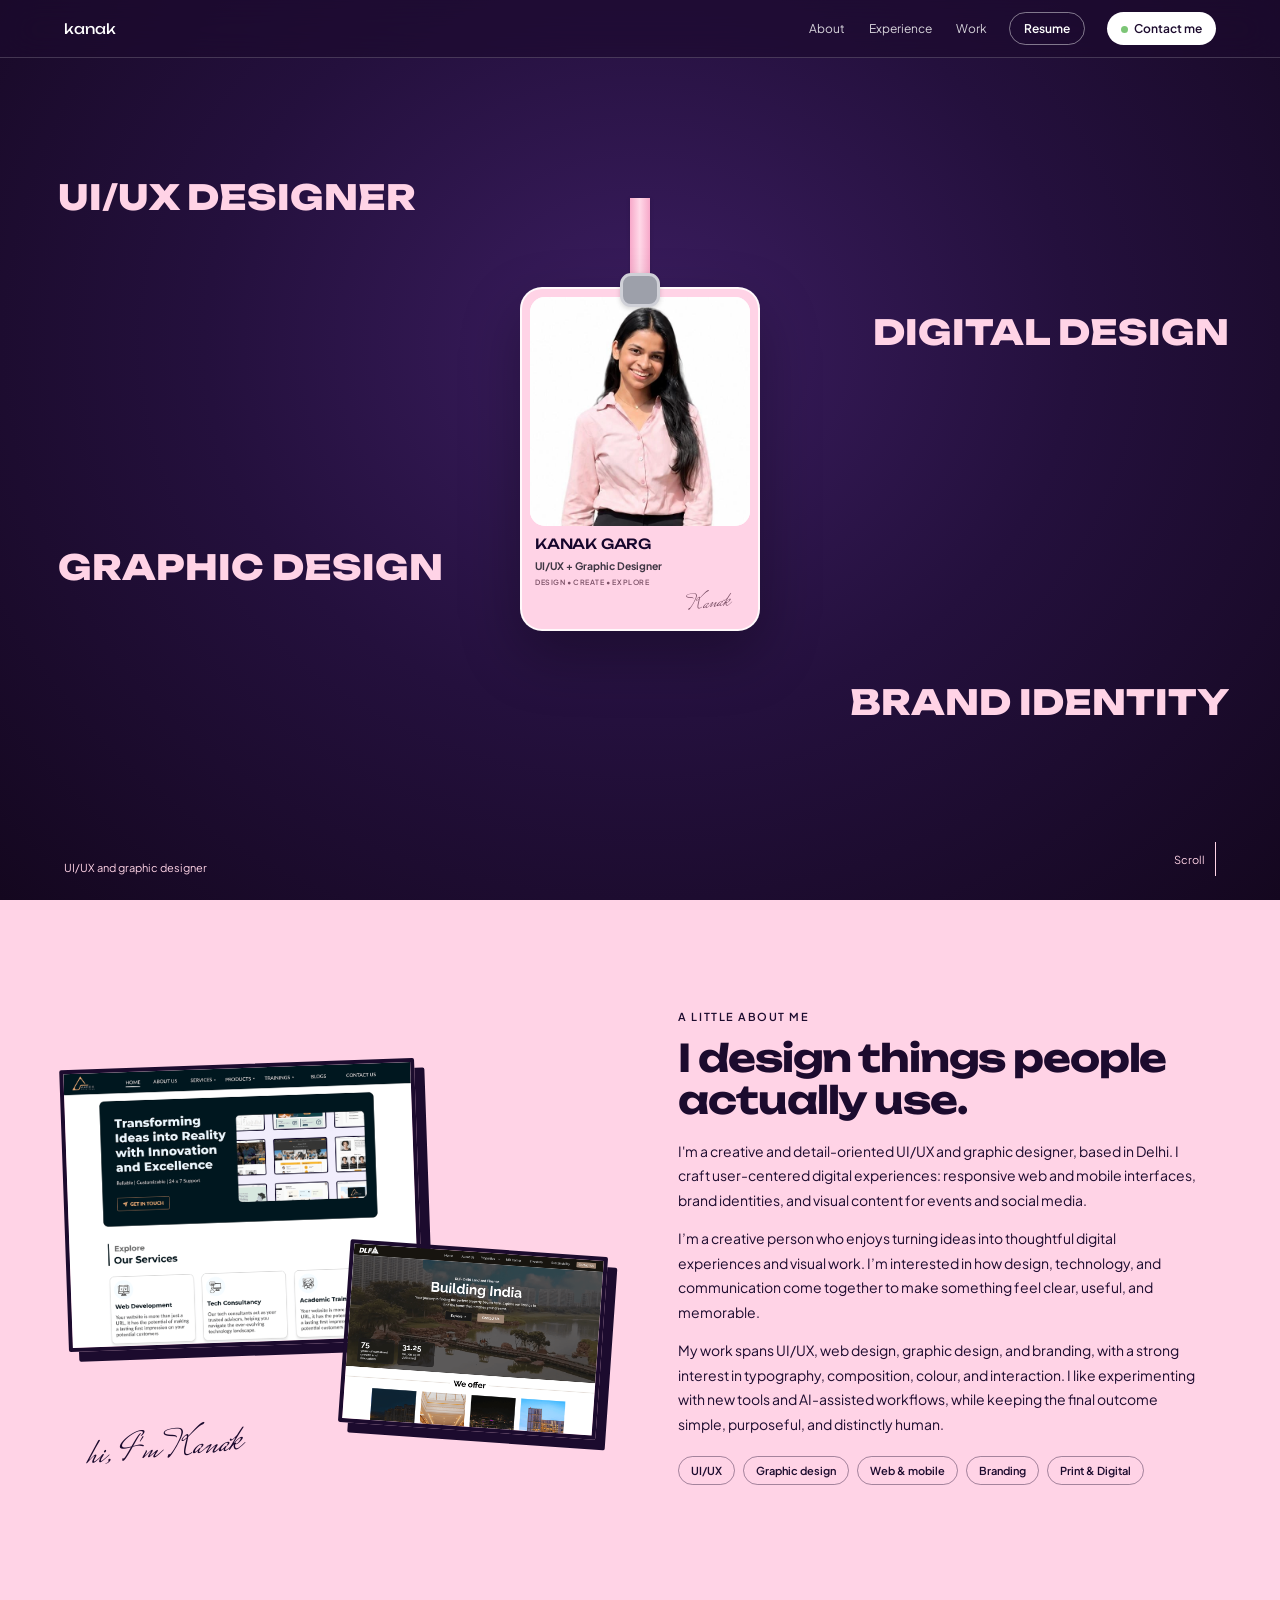
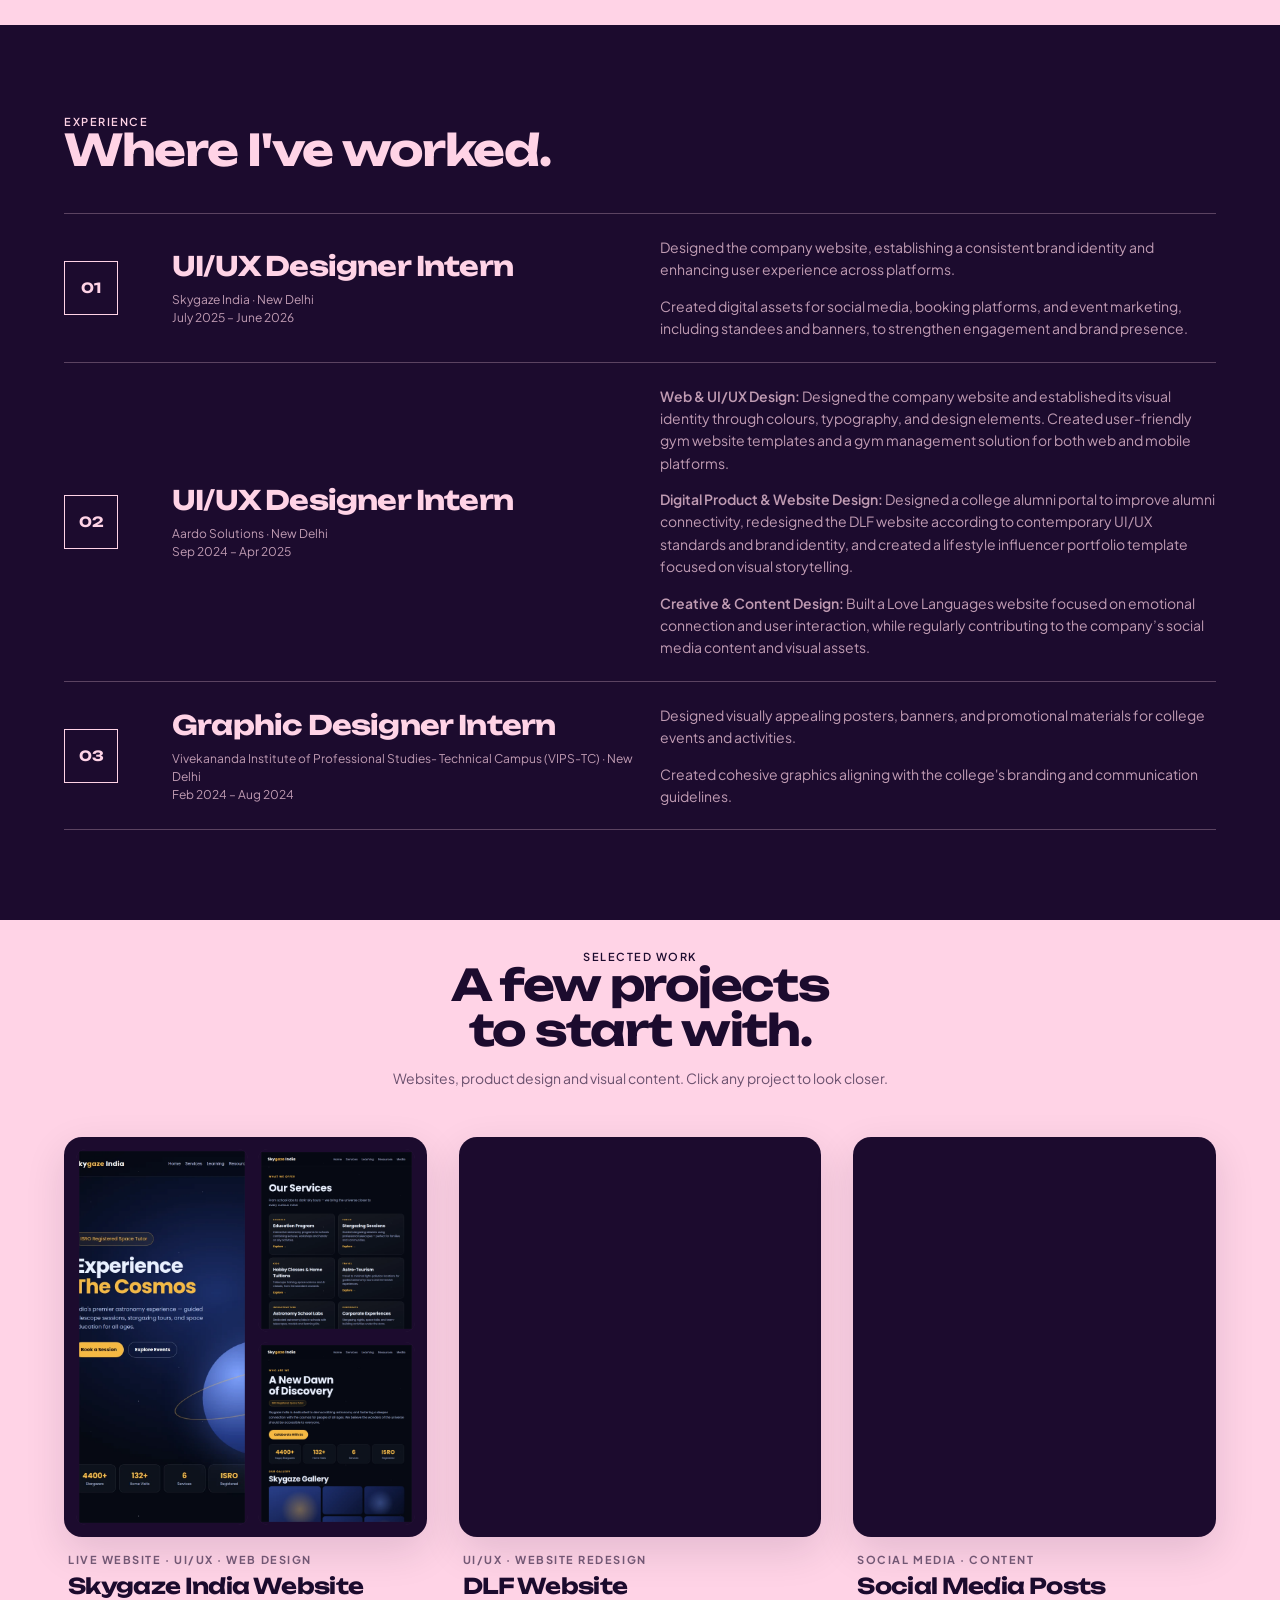
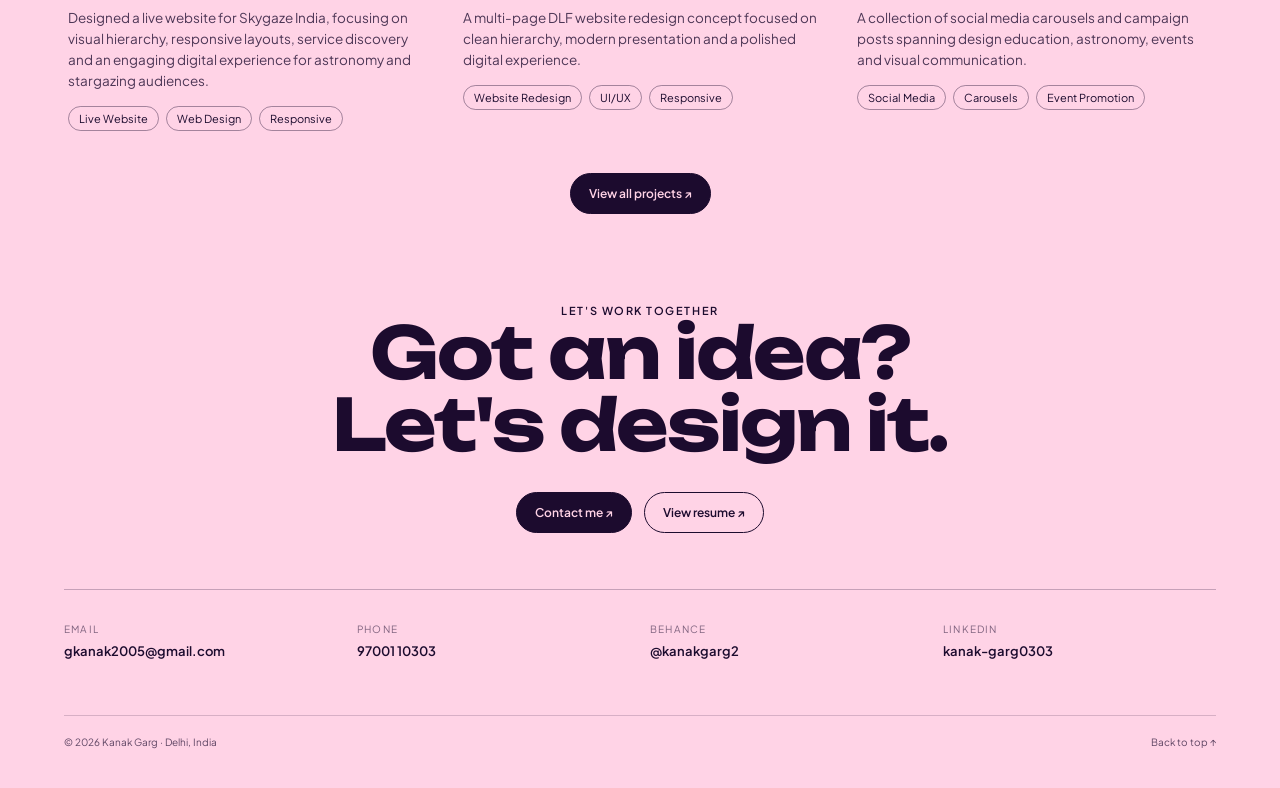
<file: index.html>
<!doctype html>
<html lang="en">
<head>
<meta charset="utf-8">
<meta name="viewport" content="width=device-width, initial-scale=1">
<meta name="description" content="Kanak Garg — UI/UX and graphic designer based in Delhi, India.">
<title>Kanak Garg — UI/UX &amp; Graphic Designer</title>
<link rel="stylesheet" href="style.css">
</head>

<body>

<header class="site-nav" id="nav" aria-label="Primary navigation">

  <a class="logo" href="#intro">
    kanak
  </a>

  <nav class="nav-links">
    <a href="#about">About</a>
    <a href="#experience">Experience</a>
    <a href="#work">Work</a>
  </nav>

  <a class="nav-resume" href="resume.html">
    Resume
  </a>

  <a
    class="nav-contact"
    href="https://wa.me/919700110303?text=Hi%20Kanak%2C%20I%27d%20like%20to%20talk%20about%20a%20project."
    target="_blank"
    rel="noopener noreferrer"
  >
    <span class="dot"></span>Contact me
  </a>

</header>


<main>

<!-- ================= HERO ================= -->

<section id="intro" class="section purple hero">

  <div class="hero-words" aria-hidden="true">

    <div class="hero-word">
      <span class="word">UI/UX DESIGNER</span>
    </div>

    <div class="hero-word">
      <span class="word">DIGITAL DESIGN</span>
    </div>

    <div class="hero-word">
      <span class="word">GRAPHIC DESIGN</span>
    </div>

    <div class="hero-word">
      <span class="word">BRAND IDENTITY</span>
    </div>

  </div>


  <!-- ID CARD -->

  <div
    class="badge-wrap"
    id="badge"
    role="button"
    tabindex="0"
    aria-label="Flip Kanak's identity card"
  >

    <div class="badge" id="badgeInner">


      <!-- ================= FRONT ================= -->

      <article class="face front">

        <div class="photo-frame">

          <img
            class="photo"
            src="images/portrait.webp"
            alt="Portrait of Kanak Garg"
          >

        </div>


        <div class="front-info">

          <div class="card-title">
            KANAK GARG
          </div>

          <div class="card-sub">
            UI/UX + Graphic Designer
          </div>

          <div class="card-extra">
            Design • Create • Explore
          </div>

          <div
            class="front-signature"
            aria-label="Kanak signature"
          >
            Kanak
          </div>

        </div>

      </article>


      <!-- ================= BACK ================= -->

      <article class="face back">

        <div class="back-head">

          <h3>
            ABOUT
          </h3>

        </div>


        <div class="back-details">

          <div class="back-row">

            <strong>
              UI/UX
            </strong>

            <span>Web &amp; mobile interfaces, wireframes &amp; prototypes</span>

          </div>


          <div class="back-row">

            <strong>
              GRAPHIC
            </strong>

            <span>Social media creatives, posters &amp; presentations</span>

          </div>


          <div class="back-row">

            <strong>
              BRAND
            </strong>

            <span>Visual identity, typography &amp; brand systems</span>

          </div>

            <div class="back-row">
            <strong>TOOLS</strong>
            <span>
              Figma, Framer, Midjourney, Webflow, Canva, AI tools
            </span>
          </div>

        </div>


        <div class="back-footer">

          <div class="hand">
            Designing meaningful digital experiences.
          </div>

          <a
            class="resume-card-btn"
            href="resume.html"
          >
            VIEW RESUME
          </a>

        </div>

      </article>

    </div>

  </div>


  <div class="hero-footer">

    <div class="type-text" id="typeText">
      UI/UX and graphic designer
    </div>

    <div class="scroll">
      Scroll
      <span class="scroll-line"></span>
    </div>

  </div>

</section>


<!-- ================= ABOUT ================= -->

<section id="about" class="section pink">

  <div class="about-grid reveal">

    <div class="collage">

      <img
        class="sofa"
        src="images/about-1.png"
        alt=""
      >

      <img
        class="workspace"
        src="images/about-2.png"
        alt=""
      >

      <div class="note">
        hi, I'm Kanak
      </div>

    </div>


    <div class="about-copy">

      <div class="eyebrow">
        A little about me
      </div>

      <h2 id="aboutHeading">
        I design things people actually use.
      </h2>

      <p>
        I'm a creative and detail-oriented UI/UX and graphic designer,
        based in Delhi. I craft user-centered digital experiences:
        responsive web and mobile interfaces, brand identities,
        and visual content for events and social media.
      </p>

      <p>
        I’m a creative person who enjoys turning ideas into thoughtful digital experiences and visual work.
        I’m interested in how design, technology, and communication come together to make something feel clear, useful, and memorable.
        </p><p>My work spans UI/UX, web design, graphic design, and branding, with a strong interest in typography, composition, colour, and interaction. I like experimenting with new tools and AI-assisted workflows, while keeping the final outcome simple, purposeful, and distinctly human.
      </p>

      <div class="chips">
        <span class="chip">UI/UX</span>
        <span class="chip">Graphic design</span>
        <span class="chip">Web &amp; mobile</span>
        <span class="chip">Branding</span>
        <span class="chip">Print & Digital</span>
      </div>

    </div>

  </div>

</section>


<!-- ================= EXPERIENCE ================= -->

<section id="experience" class="section purple">

  <div class="reveal">

    <div class="eyebrow">
      Experience
    </div>

    <h2 class="section-title">
      Where I've worked.
    </h2>

  </div>


  <div class="service-list">

    <div class="service-row reveal left">

      <div class="icon-tile">
        01
      </div>

      <div>

        <h3>
          UI/UX Designer Intern
        </h3>

        <div class="exp-meta">
          Skygaze India · New Delhi<br>
          July 2025 – June 2026
        </div>

      </div>

      <div class="exp-description">

        <p>
          Designed the company website, establishing a consistent brand identity and enhancing user experience across platforms.
        </p>

        <p>
          Created digital assets for social media, booking platforms, and event marketing, including standees and banners, to strengthen engagement and brand presence.
        </p>

      </div>

    </div>


    <div class="service-row reveal right">

      <div class="icon-tile">
        02
      </div>

      <div>

        <h3>
          UI/UX Designer Intern
        </h3>

        <div class="exp-meta">
          Aardo Solutions · New Delhi<br>
          Sep 2024 – Apr 2025
        </div>

      </div>

      <div class="exp-description">

        <p>
          <strong>Web &amp; UI/UX Design:</strong>
          Designed the company website and established its visual identity through colours, typography, and design elements. Created user-friendly gym website templates and a gym management solution for both web and mobile platforms.
        </p>

        <p>
          <strong>Digital Product &amp; Website Design:</strong>
          Designed a college alumni portal to improve alumni connectivity, redesigned the DLF website according to contemporary UI/UX standards and brand identity, and created a lifestyle influencer portfolio template focused on visual storytelling.
        </p>

        <p>
          <strong>Creative &amp; Content Design:</strong>
          Built a Love Languages website focused on emotional connection and user interaction, while regularly contributing to the company’s social media content and visual assets.
        </p>

      </div>

    </div>

    <div class="service-row reveal left">

      <div class="icon-tile">
        03
      </div>

      <div>

        <h3>
          Graphic Designer Intern
        </h3>

        <div class="exp-meta">
          Vivekananda Institute of Professional Studies- Technical Campus (VIPS-TC) · New Delhi<br>
          Feb 2024 – Aug 2024
        </div>

      </div>

      <div class="exp-description">

        <p>
          Designed visually appealing posters, banners, and promotional materials for college events and activities.
        </p>

        <p>
          Created cohesive graphics aligning with the college's branding and communication guidelines.
        </p>

      </div>

    </div>

  </div>

</section>


<!-- ================= WORK ================= -->

<section
  id="work"
  class="section pink"
  style="padding-bottom:0"
>

  <div class="work-head reveal">

    <div class="eyebrow">
      Selected work
    </div>

    <h2 class="section-title">
      A few projects<br>
      to start with.
    </h2>

    <p>
      Websites, product design and visual content. Click any project to look closer.
    </p>

  </div>


  <div class="grid" id="homeWorkGrid"><!-- injected by script.js --></div>


  <div class="work-cta">
    <a
      class="btn solid magnetic"
      href="projects.html"
    >
      View all projects ↗
    </a>
  </div>

</section>


<!-- ================= CONTACT ================= -->

<section id="contact" class="section pink contact">

  <div class="reveal">

    <div class="eyebrow">
      Let's work together
    </div>

    <h2>
      Got an idea?<br>
      Let's design it.
    </h2>

  </div>


  <div class="btns">

    <a
      class="btn solid magnetic"
      href="https://wa.me/919700110303?text=Hi%20Kanak%2C%20I%27d%20like%20to%20talk%20about%20a%20project."
      target="_blank"
      rel="noopener">
      Contact me ↗
    </a>

    <a
      class="btn magnetic"
      href="resume.html"
    >
      View resume ↗
    </a>

  </div>


  <div class="contact-grid">

    <div class="contact-item">

      <small>
        Email
      </small>

      <a
        href="https://mail.google.com/mail/?view=cm&fs=1&to=gkanak2005@gmail.com"
        target="_blank"
        rel="noopener"
      >
        gkanak2005@gmail.com
      </a>

    </div>


    <div class="contact-item">

      <small>
        Phone
      </small>

      <a href="tel:+919700110303">
        97001 10303
      </a>

    </div>


    <div class="contact-item">

      <small>
        Behance
      </small>

      <a
        href="https://www.behance.net/kanakgarg2"
        target="_blank"
        rel="noopener"
      >
        @kanakgarg2
      </a>

    </div>


    <div class="contact-item">

      <small>
        LinkedIn
      </small>

      <a
        href="https://www.linkedin.com/in/kanak-garg0303"
        target="_blank"
        rel="noopener"
      >
        kanak-garg0303
      </a>

    </div>

  </div>


  <div class="footer">

    <span>
      © 2026 Kanak Garg · Delhi, India
    </span>

    <a href="#intro">
      Back to top ↑
    </a>

  </div>

</section>

</main>


<a
  class="wa"
  id="wa"
  href="https://wa.me/919700110303?text=Hi%20Kanak%2C%20I%27d%20like%20to%20talk%20about%20a%20project."
  target="_blank"
  rel="noopener"
  aria-label="Chat with Kanak on WhatsApp"
>
  <svg viewBox="0 0 24 24" aria-hidden="true">
    <path d="M20.52 3.48A11.83 11.83 0 0 0 12.08 0C5.55 0 .23 5.32.23 11.85c0 2.09.55 4.13 1.59 5.92L.13 24l6.37-1.67a11.84 11.84 0 0 0 5.57 1.39h.01c6.53 0 11.85-5.32 11.85-11.85 0-3.17-1.23-6.14-3.41-8.39ZM12.08 21.7h-.01a9.84 9.84 0 0 1-5.02-1.37l-.36-.21-3.78.99 1.01-3.68-.23-.38a9.83 9.83 0 0 1-1.51-5.2c0-5.43 4.42-9.85 9.86-9.85 2.63 0 5.1 1.03 6.96 2.89a9.79 9.79 0 0 1 2.89 6.97c0 5.43-4.42 9.85-9.86 9.85Zm5.4-7.38c-.3-.15-1.76-.87-2.03-.97-.27-.1-.47-.15-.67.15-.2.3-.77.97-.94 1.17-.17.2-.35.22-.65.07-.3-.15-1.26-.46-2.4-1.48-.89-.79-1.48-1.76-1.65-2.06-.17-.3-.02-.46.13-.61.13-.13.3-.35.45-.52.15-.17.2-.3.3-.5.1-.2.05-.37-.02-.52-.07-.15-.67-1.61-.92-2.2-.24-.58-.49-.5-.67-.51h-.57c-.2 0-.52.07-.79.37-.27.3-1.04 1.02-1.04 2.49s1.07 2.89 1.22 3.09c.15.2 2.1 3.21 5.09 4.5.71.31 1.26.49 1.69.63.71.23 1.36.2 1.87.12.57-.08 1.76-.72 2.01-1.42.25-.7.25-1.3.17-1.42-.07-.12-.27-.2-.57-.35Z"/>
  </svg>
</a>


<script src="script.js"></script>

</body>
</html>
</file>
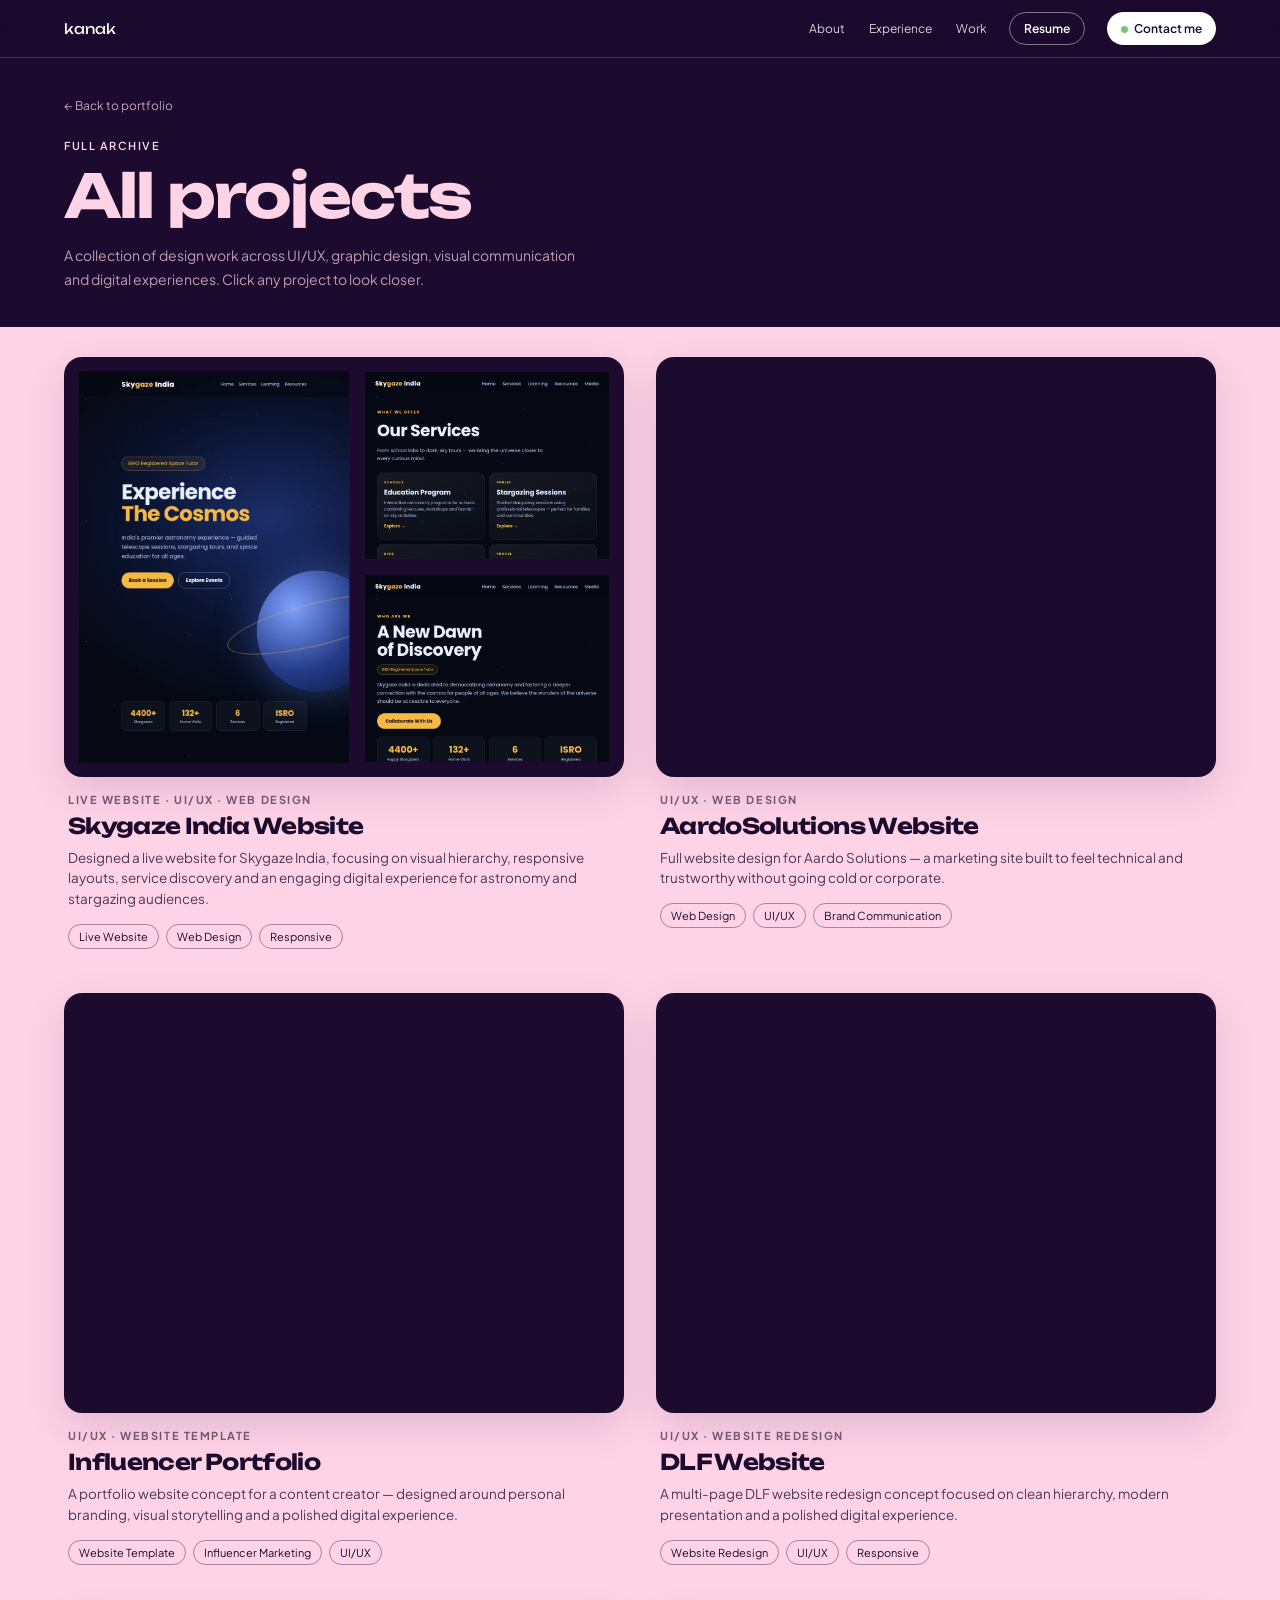
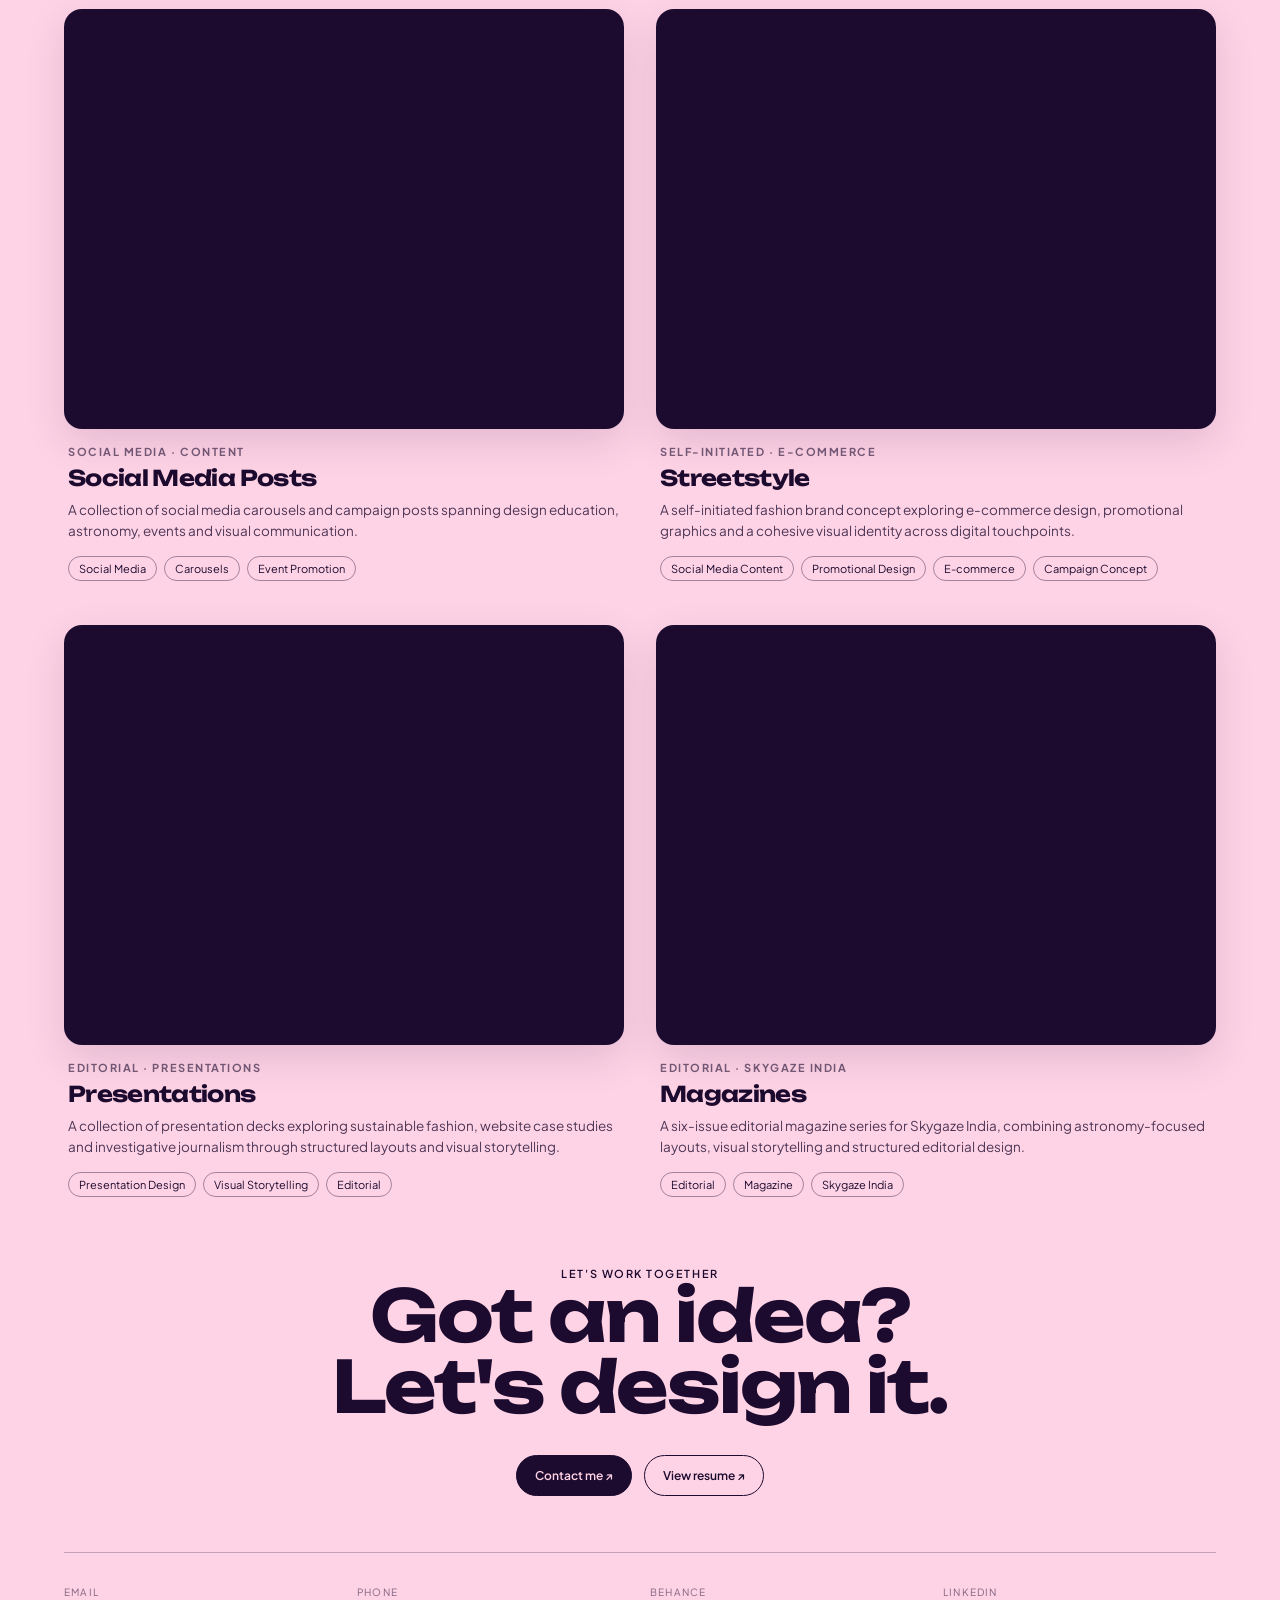
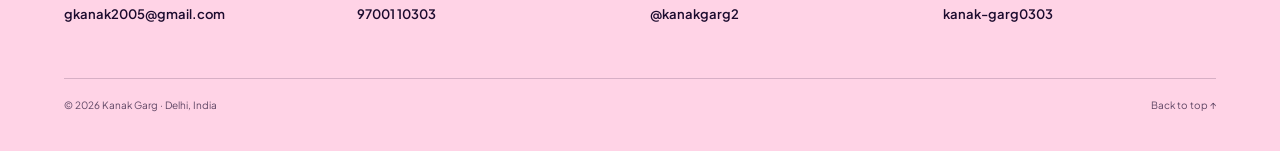
<file: projects.html>
<!doctype html>
<html lang="en">
<head>
<meta charset="utf-8">
<meta name="viewport" content="width=device-width, initial-scale=1">
<meta name="description" content="Every project by Kanak Garg — UI/UX, web design and graphic design.">
<title>All projects — Kanak Garg</title>
<link rel="stylesheet" href="style.css">
</head>
<body id="top">
<header class="site-nav" id="nav" aria-label="Primary navigation">
  <a class="logo" href="index.html#intro">kanak</a>
  <nav class="nav-links">
    <a href="index.html#about">About</a><a href="index.html#experience">Experience</a><a href="index.html#work">Work</a>
  </nav>
  <a class="nav-resume" href="resume.html">Resume</a>
  <a class="nav-contact" href="https://wa.me/919700110303?text=Hi%20Kanak%2C%20I%27d%20like%20to%20talk%20about%20a%20project." target="_blank" rel="noopener noreferrer"><span class="dot"></span>Contact me</a>
</header>

<main>
<section class="section purple page-head">
  <a class="back-link" href="index.html#work">← Back to portfolio</a>
  <div class="eyebrow">Full archive</div>
  <h1>All projects</h1>
  <p>A collection of design work across UI/UX, graphic design, visual communication and digital experiences. Click any project to look closer.</p>
</section>

<section class="section pink">

  <div class="grid" id="projectsGrid"><!-- injected by script.js --></div>
</section>

<section id="contact" class="section pink contact">
  <div class="reveal">
    <div class="eyebrow">Let's work together</div>
    <h2>Got an idea?<br>Let's design it.</h2>
  </div>
  <div class="btns">
    <a class="btn solid magnetic" href="https://wa.me/919700110303?text=Hi%20Kanak%2C%20I%27d%20like%20to%20talk%20about%20a%20project." target="_blank" rel="noopener noreferrer">Contact me ↗</a>
    <a class="btn magnetic" href="resume.html">View resume ↗</a>
  </div>
  <div class="contact-grid">
    <div class="contact-item"><small>Email</small><a href="https://mail.google.com/mail/?view=cm&amp;fs=1&amp;to=gkanak2005@gmail.com" target="_blank" rel="noopener noreferrer">gkanak2005@gmail.com</a></div>
    <div class="contact-item"><small>Phone</small><a href="tel:+919700110303">97001 10303</a></div>
    <div class="contact-item"><small>Behance</small><a href="https://www.behance.net/kanakgarg2" target="_blank" rel="noopener">@kanakgarg2</a></div>
    <div class="contact-item"><small>LinkedIn</small><a href="https://www.linkedin.com/in/kanak-garg0303" target="_blank" rel="noopener">kanak-garg0303</a></div>
  </div>
  <div class="footer"><span>© 2026 Kanak Garg · Delhi, India</span><a href="#top" id="backToTop">Back to top ↑</a></div>
</section>
</main>

<a class="wa" id="wa" href="https://wa.me/919700110303?text=Hi%20Kanak%2C%20I%27d%20like%20to%20talk%20about%20a%20project." target="_blank" rel="noopener noreferrer" aria-label="Chat with Kanak on WhatsApp">
  <svg viewBox="0 0 24 24" aria-hidden="true"><path d="M20.52 3.48A11.82 11.82 0 0 0 12.06 0C5.53 0 .22 5.31.22 11.84c0 2.09.55 4.13 1.6 5.92L.12 24l6.39-1.67a11.82 11.82 0 0 0 5.55 1.39h.01c6.52 0 11.83-5.31 11.83-11.84 0-3.16-1.23-6.13-3.38-8.4ZM12.07 21.7h-.01a9.83 9.83 0 0 1-5.01-1.37l-.36-.21-3.79.99 1.01-3.69-.23-.38a9.83 9.83 0 1 1 8.39 4.66Zm5.4-7.38c-.3-.15-1.77-.87-2.04-.97-.27-.1-.47-.15-.67.15-.2.3-.77.97-.94 1.17-.17.2-.35.22-.65.07-.3-.15-1.27-.47-2.42-1.49-.89-.79-1.49-1.76-1.66-2.06-.17-.3-.02-.46.13-.61.14-.14.3-.35.45-.52.15-.17.2-.3.3-.5.1-.2.05-.37-.02-.52-.07-.15-.67-1.62-.92-2.22-.24-.58-.49-.5-.67-.51h-.57c-.2 0-.52.07-.79.37-.27.3-1.04 1.02-1.04 2.49s1.07 2.89 1.22 3.09c.15.2 2.1 3.2 5.09 4.49.71.31 1.27.5 1.7.64.72.23 1.38.2 1.9.12.58-.09 1.77-.72 2.02-1.42.25-.7.25-1.3.17-1.42-.07-.12-.27-.2-.57-.35Z"/></svg>
</a>
<script src="script.js"></script>
</body>
</html>
</file>
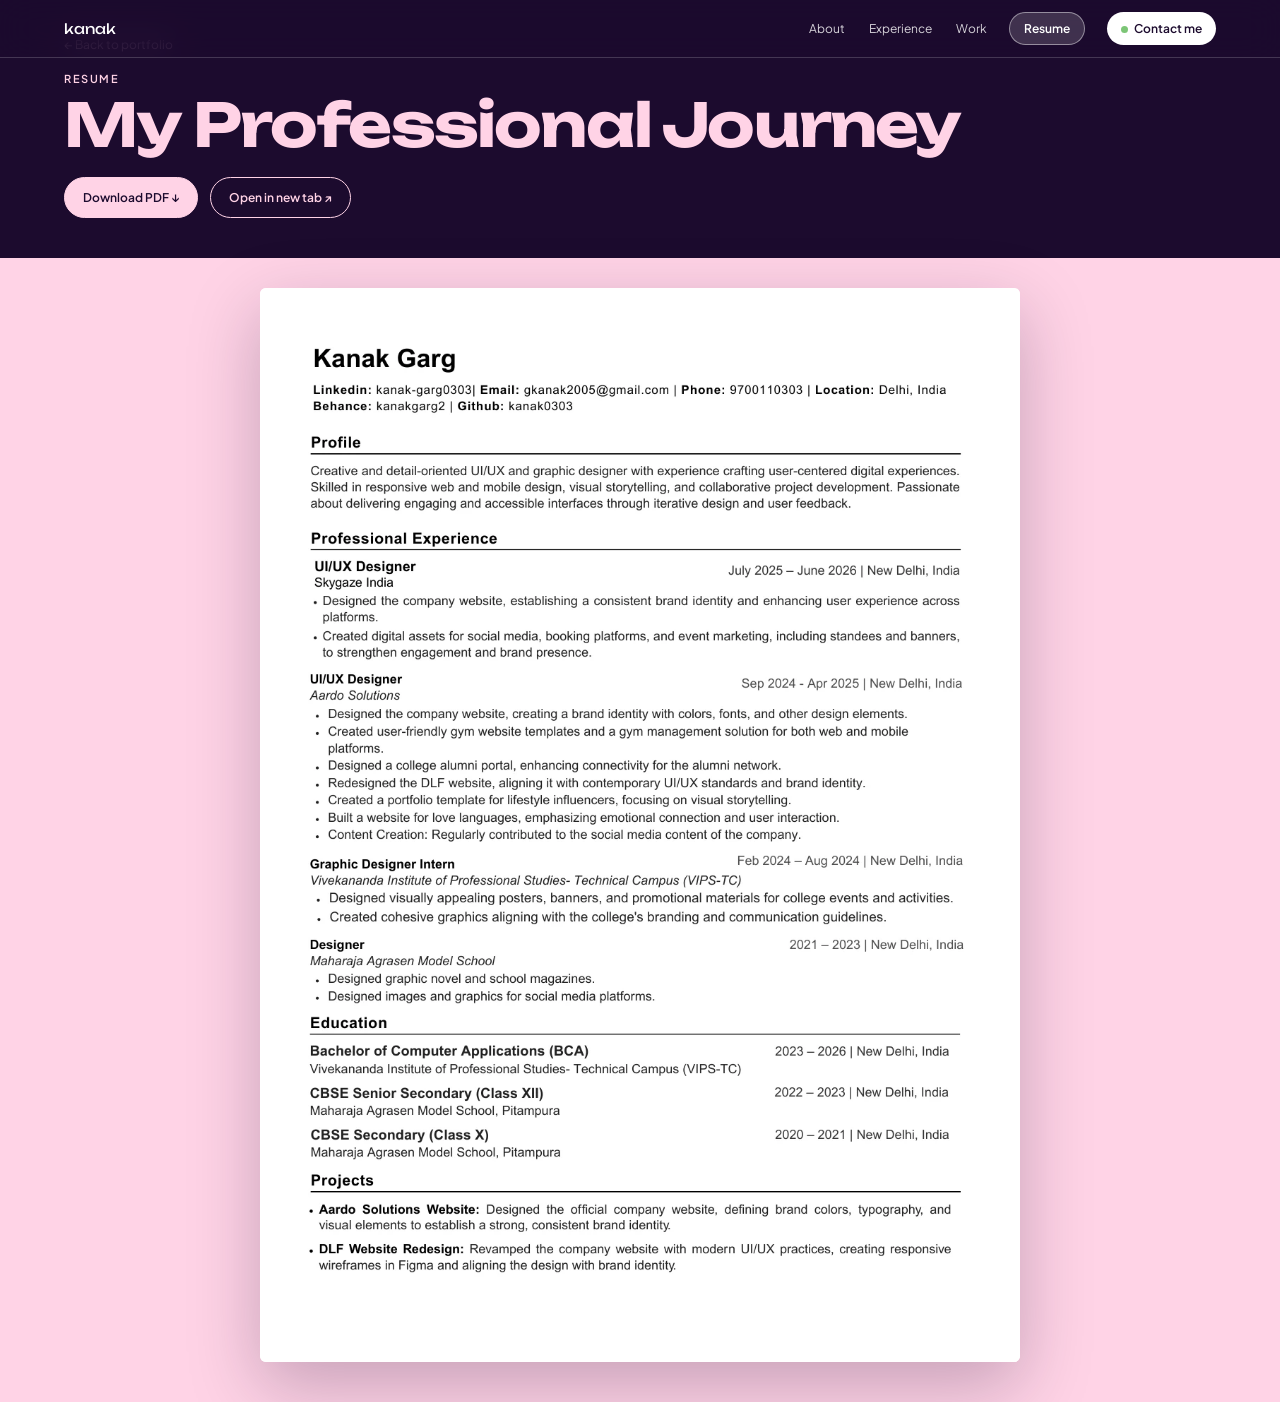
<file: resume.html>
<!doctype html>
<html lang="en">
<head>
<meta charset="utf-8">
<meta name="viewport" content="width=device-width, initial-scale=1">
<meta name="description" content="Kanak Garg's resume — view online or download the PDF.">
<title>Resume — Kanak Garg</title>
<link rel="stylesheet" href="style.css">
</head>
<body>
<header class="site-nav" id="nav" aria-label="Primary navigation">
  <a class="logo" href="index.html#intro">kanak</a>
  <nav class="nav-links">
    <a href="index.html#about">About</a><a href="index.html#experience">Experience</a><a href="index.html#work">Work</a>
  </nav>
  <a class="nav-resume" href="resume.html" aria-current="page">Resume</a>
  <a
    class="nav-contact"
    href="https://wa.me/919700110303?text=Hi%20Kanak%2C%20I%27d%20like%20to%20talk%20about%20a%20project."
    target="_blank"
    rel="noopener noreferrer"
  >
    <span class="dot"></span>Contact me
  </a>
</header>

<main>
<section class="section purple page-head resume-head">
  <a class="back-link" href="index.html">← Back to portfolio</a>

  <div class="eyebrow">Resume</div>

  <h1>My Professional Journey</h1>

  <div class="resume-actions">
    <a class="btn light solid"
       href="resume/KanakGarg_Resume.pdf"
       download="KanakGarg_Resume.pdf">
      Download PDF ↓
    </a>

    <a class="btn light"
       href="resume/KanakGarg_Resume.pdf"
       target="_blank"
       rel="noopener">
      Open in new tab ↗
    </a>
  </div>
</section>
<section class="section pink">
  <div class="resume-sheet reveal">
    <img src="images/resume-preview.webp" alt="Kanak Garg's resume, one page" width="1076" height="1521">
  </div>

  <div class="resume-foot">
    <a class="btn solid" href="resume/KanakGarg_Resume.pdf" download="KanakGarg_Resume.pdf">Download PDF ↓</a>
    <a class="btn" href="mailto:gkanak2005@gmail.com?subject=Project%20enquiry">Contact me ↗</a>
  </div>
</section>
</main>

<a
  class="wa"
  id="wa"
  href="https://wa.me/919700110303?text=Hi%20Kanak%2C%20I%27d%20like%20to%20talk%20about%20a%20project."
  target="_blank"
  rel="noopener noreferrer"
  aria-label="Chat with Kanak on WhatsApp"
>
  <svg viewBox="0 0 24 24" aria-hidden="true">
    <path
      fill="currentColor"
      d="M20.52 3.48A11.8 11.8 0 0 0 12.08 0C5.56 0 .25 5.31.25 11.84c0 2.09.55 4.13 1.59 5.93L.15 24l6.38-1.67a11.82 11.82 0 0 0 5.55 1.4h.01c6.52 0 11.83-5.31 11.83-11.84 0-3.16-1.23-6.13-3.4-8.41ZM12.09 21.7h-.01a9.83 9.83 0 0 1-5.01-1.37l-.36-.21-3.79.99 1.01-3.69-.23-.38a9.83 9.83 0 0 1-1.51-5.2C2.19 6.4 6.61 1.98 12.09 1.98c2.65 0 5.14 1.03 7.01 2.9a9.85 9.85 0 0 1 2.9 7.01c0 5.48-4.42 9.81-9.91 9.81Zm5.4-7.36c-.3-.15-1.77-.87-2.04-.97-.27-.1-.47-.15-.67.15-.2.3-.77.97-.94 1.17-.17.2-.35.22-.65.07-.3-.15-1.27-.47-2.42-1.49-.9-.8-1.5-1.79-1.67-2.09-.17-.3-.02-.46.13-.61.13-.13.3-.35.45-.52.15-.17.2-.3.3-.5.1-.2.05-.37-.02-.52-.07-.15-.67-1.62-.92-2.22-.24-.58-.49-.5-.67-.51h-.57c-.2 0-.52.07-.8.37-.27.3-1.05 1.02-1.05 2.49s1.08 2.89 1.23 3.09c.15.2 2.12 3.24 5.14 4.54.72.31 1.28.49 1.72.63.72.23 1.37.2 1.89.12.58-.09 1.77-.72 2.02-1.42.25-.7.25-1.3.17-1.42-.07-.12-.27-.2-.57-.35Z"
    />
  </svg>
</a>
<script src="script.js"></script>
</body>
</html>
</file>
<file: style.css>
@import url('https://fonts.googleapis.com/css2?family=Mrs+Saint+Delafield&family=Plus+Jakarta+Sans:wght@400;500;600;700&family=Unbounded:wght@700;800&display=swap');

:root{
  --purple:#1c0b2e;
  --pink:#ffd3e6;
  --white:#fff;
  --green:#7cc576;
  --muted:rgba(28,11,46,.58);
  --ease:cubic-bezier(.2,.8,.2,1);
  --gutter:clamp(20px,5vw,72px);
  --nav-h:58px;
}

*{
  box-sizing:border-box;
}

html{
  scroll-behavior:smooth;
  scroll-padding-top:var(--nav-h);
}

body{
  margin:0;
  font-family:'Plus Jakarta Sans',sans-serif;
  background:var(--purple);
  color:var(--white);
  overflow-x:hidden;
}

button,
a{
  font:inherit;
}

a{
  color:inherit;
  text-decoration:none;
}

img{
  display:block;
  max-width:100%;
}

.section{
  position:relative;
  padding:clamp(56px,7vw,96px) var(--gutter);
}

.purple{
  background:var(--purple);
  color:var(--pink);
}

.pink{
  background:var(--pink);
  color:var(--purple);
}

h1,
h2,
h3,
.big{
  font-family:Unbounded,sans-serif;
  letter-spacing:-.03em;
  margin:0;
}

.section-title{
  font-size:clamp(26px,3.4vw,44px);
  line-height:1.04;
}

.eyebrow{
  font-size:11px;
  letter-spacing:.14em;
  text-transform:uppercase;
  font-weight:600;
}

.muted{
  opacity:.62;
}

.reveal{
  opacity:0;
  transform:translateY(40px);
  transition:
    opacity .9s var(--ease),
    transform .9s var(--ease);
}

.reveal.left{
  transform:translateX(-60px) rotate(-2deg);
}

.reveal.right{
  transform:translateX(60px) rotate(2deg);
}

.reveal.scale{
  transform:scale(.85) rotate(-3deg);
}

.reveal.in{
  opacity:1;
  transform:none;
}

.word{
  display:inline-block;
  transform:translateY(110%);
  transition:transform .8s var(--ease);
}

.in .word{
  transform:none;
}


/* =========================================================
   NAVIGATION
   ========================================================= */

.site-nav{
  position:fixed;
  z-index:50;
  top:0;
  left:0;
  right:0;

  height:var(--nav-h);

  display:flex;
  align-items:center;
  gap:22px;

  padding:0 var(--gutter);

  border-bottom:1px solid rgba(255,255,255,.18);

  background:rgba(28,11,46,.62);

  backdrop-filter:blur(18px);
  -webkit-backdrop-filter:blur(18px);

  color:#fff;

  white-space:nowrap;
}

.logo{
  font-family:Unbounded,sans-serif;
  font-size:14px;
  position:relative;
  margin-right:auto;
}


.nav-links{
  display:flex;
  gap:24px;
  font-size:12px;
}

.nav-links a{
  opacity:.82;
  transition:opacity .25s;
}

.nav-links a:hover,
.nav-links a[aria-current]{
  opacity:1;
}

.nav-resume{
  border:1px solid rgba(255,255,255,.45);
  border-radius:999px;
  padding:8px 14px;
  font-weight:600;
  font-size:12px;

  transition:
    background .25s,
    color .25s;
}

.nav-resume:hover,
.nav-resume[aria-current]{
  background:rgba(255,255,255,.16);
}

.nav-contact{
  background:#fff;
  color:var(--purple);
  border-radius:999px;
  padding:9px 14px;
  font-weight:600;
  font-size:12px;
}

.dot{
  display:inline-block;
  width:7px;
  height:7px;

  background:var(--green);

  border-radius:50%;

  margin-right:6px;
}


/* =========================================================
   HERO
   ========================================================= */

.hero{
  min-height:100svh;

  display:grid;
  place-items:center;

  overflow:hidden;

  padding:
    var(--nav-h)
    var(--gutter)
    40px;

  background:
    radial-gradient(
      ellipse at 50% 38%,
      #3b1d60 0%,
      #24103d 48%,
      #14071f 100%
    );
}

.hero-words{
  position:absolute;
  inset:0;

  padding:
    calc(var(--nav-h) + 4px)
    var(--gutter)
    70px;

  display:grid;

  grid-template-columns:1fr 1fr;
  grid-template-rows:1fr 1fr;

  align-items:center;

  pointer-events:none;
}

.hero-word{
  font:
    800
    clamp(18px,2.7vw,42px)/1
    Unbounded,sans-serif;

  color:var(--pink);

  overflow:hidden;

  padding:.08em 0;
}

.hero-word:nth-child(odd){
  text-align:left;
}

.hero-word:nth-child(even){
  text-align:right;
}

/* =========================================================
   HERO WORDS — ASYMMETRIC DESKTOP POSITIONING
   ========================================================= */

/* =========================================
   ASYMMETRIC HERO WORD POSITIONING
   ========================================= */

/* =========================================================
   HERO WORDS — CREATIVE ASYMMETRIC POSITIONING
   ========================================================= */

@media (min-width: 761px) {

  .hero-words {
    position: absolute;
    inset: 0;
    width: 100%;
    height: 100%;
    display: block;
    pointer-events: none;
  }

  .hero-word {
    position: absolute;
    width: max-content;
    padding: 0;
  }

  /* ───────── TOP LEFT ───────── */
  .hero-word:nth-child(1) {
    top: 20%;
    left: 4.5%;
    text-align: left;
  }

  /* ───────── TOP RIGHT ───────── */
  .hero-word:nth-child(2) {
    top: 35%;
    right: 4%;
    text-align: right;
  }

  /* ───────── BOTTOM LEFT ───────── */
  .hero-word:nth-child(3) {
    bottom: 35%;
    left: 4.5%;
    text-align: left;
  }

  /* ───────── BOTTOM RIGHT ───────── */
  .hero-word:nth-child(4) {
    bottom: 20%;
    right: 4%;
    text-align: right;
  }

}

/* =========================================================
   ID CARD
   ========================================================= */

.badge-wrap{
  --w:clamp(240px,17.3vw,300px);

  position:relative;

  width:var(--w);

  font-size:calc(var(--w) / 30);

  aspect-ratio:1/1.43;

  perspective:1400px;

  z-index:3;

  cursor:pointer;

  animation:
    drop 1.1s var(--ease) both;
}


/* Lanyard */

.badge-wrap::before{
  content:"";

  position:absolute;

  z-index:-2;

  top:calc(-1 * clamp(76px,7vw,112px));

  left:50%;

  width:20px;

  height:calc(clamp(76px,7vw,112px) + 8px);

  transform:translateX(-50%);

  border-radius:0 0 10px 10px;

  background:
    linear-gradient(
      90deg,
      #f7a8c9 0%,
      #ffd9e8 48%,
      #f7a8c9 100%
    );

  box-shadow:
    0 1px 4px rgba(0,0,0,.12);
}


/* Clip */

.badge-wrap::after{
  content:"";

  position:absolute;

  z-index:5;

  top:-14px;

  left:50%;

  width:34px;
  height:28px;

  transform:translateX(-50%);

  border-radius:11px;

  background:#9da0aa;

  border:3px solid #cfd0d7;

  box-shadow:
    0 2px 5px rgba(0,0,0,.16);
}


@keyframes drop{
  0%{
    transform:translateY(-60px);
    opacity:0;
  }

  100%{
    transform:none;
    opacity:1;
  }
}


.badge{
  position:absolute;
  inset:0;

  transform-style:preserve-3d;

  transition:
    transform .3s cubic-bezier(.65,0,.25,1);
}

.badge.flip{
  transform:rotateY(180deg);
}

.face{
  position:absolute;
  inset:0;

  backface-visibility:hidden;
  -webkit-backface-visibility:hidden;

  border-radius:22px;

  overflow:hidden;

  box-shadow:
    0 24px 60px rgba(0,0,0,.30);

  border:2px solid rgba(255,255,255,.86);
}


/* =========================================================
   CARD FRONT
   ========================================================= */

.front{
  background:var(--pink);

  color:#211a28;

  padding:8px;

  display:flex;

  flex-direction:column;
}


.photo-frame{
  width:100%;

  aspect-ratio:553/574;

  flex:0 0 auto;

  border-radius:15px;

  overflow:hidden;

  background:#fff;
}

.photo{
  display:block;

  width:100%;
  height:100%;

  object-fit:contain;

  object-position:center;
}


/* =========================================================
   CARD INFORMATION
   ========================================================= */

.front-info{
  position:relative;

  flex:1;

  padding:10px 5px 8px;

  display:flex;

  flex-direction:column;

  align-items:flex-start;
}


/* NAME */

.card-title{
  font:
    800
    2.70em/.95
    Unbounded,sans-serif;

  letter-spacing:-.055em;

  color:#211a28;

  white-space:nowrap;
}


/* SUBTITLE */

.card-sub{
  font-size:1.3em;

  font-weight:700;

  color:#3f3744;

  margin-top:.6em;

  line-height:1.25;
}


/* EXTRA TEXT */

.card-extra{
  margin-top:.8em;

  font-size:.90em;

  font-weight:600;

  letter-spacing:.08em;

  color:#7b5066;

  text-transform:uppercase;
}


/* =========================================================
   SIGNATURE
   ========================================================= */

.front-signature{
  position:absolute;

  right:20px;

  left:auto;

  bottom:5px;

  font:
    2.65em/1
    'Mrs Saint Delafield',
    cursive;

  color:#7b5066;

  transform:rotate(-5deg);

  white-space:nowrap;
}


/* =========================================================
   CARD BACK
   ========================================================= */

/* =========================================================
   CARD BACK
   ========================================================= */

.back{
  transform:rotateY(180deg);

  background:var(--pink);

  color:#211a28;

  padding: 38px 20px 20px;

  display:flex;

  flex-direction:column;
}


/* =========================================================
   BACK HEADING
   ========================================================= */

.back-head{
  flex:0 0 auto;
}

.back h3{
  font-family:Unbounded,sans-serif;

  font-size:1.72em;

  font-weight:800;

  line-height:1.08;

  letter-spacing:-.045em;

  margin:0;

  color:#211a28;

  white-space:nowrap;
}


/* =========================================================
   BACK DETAILS
   ========================================================= */

.back-details{
  margin-top:1.35em;
}

.back-row{

  display:grid;

  grid-template-columns:5.3em 1fr;

  gap:.9em;

  padding:1em 0;

  border-top:
    1px solid
    rgba(33,26,40,.22);

  font-size:.90em;

  line-height:1.5;

  align-items:start;
}
.back-row:last-child{
  border-bottom:
    1px solid
    rgba(33,26,40,.22);

}
/* Category */

.back-row strong{

  font-family:
    Unbounded,
    sans-serif;

  font-size:.78em;

  font-weight:800;

  color:#211a28;

  line-height:1.35;

}

/* Description */

.back-row span{

  color:#443a46;

  font-size:1em;

  font-weight:500;

  line-height:1.55;

}


/* =========================================================
   BACK FOOTER
   ========================================================= */

.back-footer {
  margin-top: auto;
  padding-top: 1.2em;
}

.back-footer .resume-card-btn {
  margin-top: 4px;
}

/* =========================================================
   DESIGN STATEMENT
   ========================================================= */

.hand {
    font:     2.05em/1.05     'Mrs Saint Delafield';
  font-size: 18px;
  line-height: 1.2;
  font-weight: 500;
  font-style: normal;
  letter-spacing: 0.3px;
  color: #7b5066;
  max-width: 100%;
  white-space: nowrap;
  transform: none;
}


/* =========================================================
   RESUME BUTTON
   ========================================================= */

.resume-card-btn{

  display:inline-flex;

  align-items:center;

  justify-content:center;

  margin-top:14px;

  padding:8px 15px;

  border:
    1.5px solid
    #211a28;

  border-radius:999px;

  background:#211a28;

  color:var(--pink);

  font-family:
    'Plus Jakarta Sans',
    sans-serif;

  font-size:.72em;

  font-weight:700;

  letter-spacing:.08em;

  text-decoration:none;

  transition:
    transform .3s var(--ease),
    background .3s,
    color .3s;
}


.resume-card-btn:hover{

  transform:translateY(-3px);

  background:transparent;

  color:#211a28;

}

/* =========================================================
   HERO FOOTER
   ========================================================= */

.hero-footer{
  position:absolute;

  bottom:24px;

  left:var(--gutter);

  right:var(--gutter);

  display:flex;

  justify-content:space-between;

  align-items:end;

  font-size:11px;

  color:var(--pink);
}

.type-text{
  max-width:360px;

  min-height:1.4em;
}

.scroll{
  display:flex;

  gap:10px;

  align-items:center;
}

.scroll-line{
  height:34px;

  width:1px;

  background:var(--pink);

  animation:pulse 1.4s infinite;
}

@keyframes pulse{
  50%{
    transform:scaleY(.4);

    opacity:.45;
  }
}


/* =========================================================
   ABOUT
   ========================================================= */

.about-grid{
  display:grid;

  grid-template-columns:1fr 1fr;

  gap:clamp(32px,6vw,90px);

  align-items:center;
}

.collage{
  position:relative;

  min-height:400px;
}

.collage img{
  position:absolute;

  width:66%;

  border:4px solid var(--purple);

  box-shadow:
    10px 10px 0 var(--purple);

  border-radius:2px;
}

.collage .sofa{
  top:4%;
  left:0;

  transform:rotate(-2deg);
}

.collage .workspace{
  right:0;
  bottom:4%;

  width:48%;

  transform:rotate(4deg);
}

.wa svg {
  width: 24px;
  height: 24px;
  fill: #ffffff;
  display: block;
}

.exp-description {
  grid-column: 3;
  width: 100%;
  max-width: 800px;
}

.exp-description p {
  margin: 0;
}

.exp-description p + p {
  margin-top: 10px;
}

.exp-description {
  grid-column: 3;
  width: 100%;
  max-width: 800px;
}

.exp-description p {
  margin: 0;
  line-height: 1.6;
}

.exp-description p + p {
  margin-top: 14px;
}

.exp-description strong {
  font-weight: 600;
}

.note{
  position:absolute;

  z-index:3;

  bottom:-40px;
  left:4%;

  font:
    38px
    'Mrs Saint Delafield',
    cursive;

  transform:rotate(-5deg);

  opacity:0;

  transition:
    all .7s var(--ease);
}

.in .note{
  opacity:1;

  transform:
    rotate(-5deg)
    translateY(-8px);
}

.about-copy h2{
  font-size:
    clamp(
      24px,
      3vw,
      38px
    );

  line-height:1.1;

  margin:14px 0 18px;
}

.about-copy p{
  max-width:520px;

  font-size:14px;

  line-height:1.75;

  margin:0 0 14px;
}

.chips{
  display:flex;

  flex-wrap:wrap;

  gap:8px;

  margin-top:20px;
}

.chip{
  border:
    1px solid
    rgba(28,11,46,.4);

  border-radius:999px;

  padding:7px 12px;

  font-size:11px;

  font-weight:600;
}


/* =========================================================
   EXPERIENCE
   ========================================================= */

.service-list{
  margin-top:40px;

  border-top:
    1px solid
    rgba(255,211,230,.28);
}

.service-row{
  display:grid;

  grid-template-columns:84px 1fr 1.2fr;

  gap:24px;

  align-items:center;

  padding:22px 0;

  border-bottom:
    1px solid
    rgba(255,211,230,.28);

  transition:
    padding .4s var(--ease),
    opacity .9s var(--ease),
    transform .9s var(--ease);
}

.service-row:hover{
  padding-left:12px;
}

.icon-tile{
  width:54px;
  height:54px;

  border:
    1px solid
    var(--pink);

  display:grid;

  place-items:center;

  font:
    700
    14px
    Unbounded,
    sans-serif;

  transition:
    transform .4s var(--ease);
}

.service-row:hover .icon-tile{
  transform:
    rotate(-12deg)
    scale(1.12);
}

.service-row h3{
  font-size:
    clamp(
      18px,
      2.1vw,
      28px
    );

  transition:
    transform .4s var(--ease);
}

.service-row:hover h3{
  transform:translateX(12px);
}

.exp-meta{
  margin-top:8px;

  font-size:12px;

  opacity:.72;

  line-height:1.5;

  transition:
    transform .4s var(--ease);
}

.service-row:hover .exp-meta{
  transform:translateX(12px);
}

.service-row p{
  opacity:.72;

  line-height:1.6;

  margin:0;

  font-size:14px;
}


/* ---------- Work ---------- */

.work-head{
  text-align:center;
  max-width:720px;
  margin:0 auto;
}

.work-head .eyebrow{
  text-align:center;
}

.work-head .section-title{
  text-align:center;
  margin-left:auto;
  margin-right:auto;
}

.work-head p{
  font-size:14px;
  opacity:.65;
  margin:16px auto 0;
  text-align:center;
}

/* Button BELOW the cards */
.work-cta{
  position:relative;
  left:auto;
  right:auto;
  bottom:auto;
  display:flex;
  justify-content:center;
  margin-top:42px;
  padding-bottom:20px;
}

.progress,
.progress-fill{
  display:none;
}

/* =========================================================
   BUTTONS
   ========================================================= */

.btn{
  display:inline-flex;

  align-items:center;

  gap:12px;

  padding:12px 18px;

  border:
    1px solid
    var(--purple);

  border-radius:999px;

  font-weight:600;

  font-size:12px;

  transition:
    transform .35s var(--ease),
    background .3s,
    color .3s;

  cursor:pointer;
}

.btn.solid{
  background:var(--purple);

  color:var(--pink);
}

.btn:hover{
  transform:translateY(-4px);
}

.btns{
  display:flex;

  justify-content:center;

  gap:12px;

  flex-wrap:wrap;

  margin:32px 0 56px;
}


/* =========================================================
   CONTACT
   ========================================================= */

.contact{
  text-align:center;
}

.contact h2{
  font-size:
    clamp(
      30px,
      5.6vw,
      72px
    );

  line-height:1;

  max-width:900px;

  margin:0 auto;
}

.contact-grid{
  display:grid;

  grid-template-columns:
    repeat(4,1fr);

  gap:20px;

  text-align:left;

  border-top:
    1px solid
    rgba(28,11,46,.25);

  padding-top:26px;
}

.contact-item small{
  font-size:10px;

  text-transform:uppercase;

  letter-spacing:.12em;

  opacity:.55;
}

.contact-item a{
  display:block;

  margin-top:6px;

  font-size:13px;

  font-weight:600;

  overflow-wrap:anywhere;
}

.footer{
  display:flex;

  justify-content:space-between;

  border-top:
    1px solid
    rgba(28,11,46,.25);

  margin-top:56px;

  padding-top:20px;

  font-size:10px;

  opacity:.7;
}


/* =========================================================
   WHATSAPP
   ========================================================= */

.wa{
  position:fixed;
  right:18px;
  bottom:18px;
  width:46px;
  height:46px;
  border-radius:50%;
  background:#25d366;
  color:#fff;
  display:grid;
  place-items:center;
  z-index:60;
  font-size:20px;
  box-shadow:
    0 10px 30px
    rgba(0,0,0,.2);
  transform:scale(0);
  transition:
    transform .7s var(--ease);
}

.wa.show{
  transform:scale(1);
}

.wa svg{
  width:24px;
  height:24px;
  fill:currentColor;
}


/* =========================================================
   INNER PAGES
   ========================================================= */

.page-head{
  padding-top:calc(var(--nav-h) + 35px);
  padding-bottom:35px;
}

.page-head h1{
  font-size:
    clamp(
      30px,
      5vw,
      60px
    );

  line-height:1;

  margin-top:14px;
}

.page-head p{
  max-width:520px;

  font-size:14px;

  line-height:1.7;

  opacity:.72;

  margin:18px 0 0;
}

.back-link{
  display:inline-block;

  margin-bottom:26px;

  font-size:12px;

  opacity:.75;
}

.back-link:hover{
  opacity:1;
}

.resume-actions{
  display:flex;

  flex-wrap:wrap;

  gap:12px;

  margin-top:26px;
}

.btn.light{
  border-color:var(--pink);

  color:var(--pink);
}

.btn.light.solid{
  background:var(--pink);

  color:var(--purple);
}

.resume-preview-section{
  max-width:560px;

  margin:0 auto;

  background:#fff;

  box-shadow:
    0 24px 70px
    rgba(28,11,46,.25);

  border-radius:6px;

  overflow:hidden;
}

.resume-sheet img{
  width:100%;
  height:auto;
}

.resume-preview-section{
  padding-top:40px;
  padding-bottom:50px;
}

.resume-sheet{
  max-width:760px;
  margin:0 auto;
  background:#fff;
  box-shadow:0 24px 70px rgba(28,11,46,.25);
  border-radius:6px;
  overflow:hidden;
}

.resume-foot{
  text-align:center;

  margin-top:30px;

  display:flex;

  justify-content:center;

  gap:12px;

  flex-wrap:wrap;
}

.proj-more{
  text-align:center;

  margin-top:48px;
}


/* =========================================================
   MOBILE
   ========================================================= */

@media(max-width:760px){

  :root{
    --nav-h:54px;
  }


  /* Navigation */

  .site-nav{
    gap:10px;
  }

  .nav-links{
    display:none;
  }

  .nav-resume,
  .nav-contact{
    padding:8px 12px;

    font-size:11px;
  }


  /* Hero */

  .hero{
    padding-top:var(--nav-h);
  }

  .hero-words{
    grid-template-columns:1fr;

    grid-template-rows:
      auto
      auto
      1fr
      auto
      auto;

    padding:
      calc(var(--nav-h) + 26px)
      0
      64px;

    align-items:start;
  }

  .hero-word{
    font-size:
      clamp(
        22px,
        7.4vw,
        34px
      ) !important;

    text-align:center !important;

    padding:0;
  }

  .hero-word {
    position: relative;
  }

  .hero-word:nth-child(1) {
    transform: translate(35px, 35px) rotate(-3deg);
  }

  .hero-word:nth-child(2) {
    transform: translate(-45px, -30px) rotate(2deg);
  }

  .hero-word:nth-child(3) {
    transform: translate(30px, -35px) rotate(2deg);
  }

  .hero-word:nth-child(4) {
    transform: translate(-50px, 35px) rotate(-2deg);
  }


  /* Card */

  .badge-wrap{
    --w:min(78vw,300px);
  }


  .card-title{
    font-size:2.25em;
  }

  .card-sub{
    font-size:.95em;

    font-weight:700;
  }

  .card-extra{
    font-size:.68em;

    margin-top:.65em;
  }

  .front-signature{
    right:5px;

    left:auto;

    bottom:5px;

    font-size:1.9em;
  }


  /* Hero footer */

  .hero-footer{
    bottom:14px;

    font-size:9px;
  }


  /* About */

  .about-grid{
    grid-template-columns:1fr;

    gap:48px;
  }

  .collage{
    min-height:340px;
  }

  .note{
    font-size:32px;

    bottom:-6px;
  }


  /* Experience */

  .service-row{
    grid-template-columns:
      48px 1fr;

    gap:14px;

    padding:18px 0;
  }

  .service-row p{
    grid-column:2;
  }

  .icon-tile{
    width:46px;
    height:46px;

    font-size:12px;
  }



  /* Contact */

  .contact-grid{
    grid-template-columns:1fr;

    gap:22px;
  }

  .footer{
    margin-top:40px;
  }

}


/* =========================================================
   REDUCED MOTION
   ========================================================= */

@media(prefers-reduced-motion:reduce){

  html{
    scroll-behavior:auto;
  }

  *,
  *::before,
  *::after{
    animation-duration:.01ms !important;

    animation-iteration-count:1 !important;

    transition-duration:.01ms !important;
  }

  .reveal{
    opacity:1 !important;

    transform:none !important;
  }

  .word{
    transform:none !important;
  }

  .wa{
    transform:scale(1);
  }

}
/* =========================================================
   RESUME PAGE FIX
   ========================================================= */

/* Smaller purple header */
.resume-head {
  padding-top: 32px !important;
  padding-bottom: 40px !important;
  min-height: auto !important;
}

/* Keep back link close to content */
.resume-head .back-link {
  margin-bottom: 20px;
}

/* Resume title */
.resume-head h1 {
  margin-top: 10px;
}

/* Buttons */
.resume-head .resume-actions {
  margin-top: 22px;
}

/* Pink resume area */
.resume-preview {
  background: var(--pink) !important;
  color: var(--purple);
  padding-top: 45px !important;
  padding-bottom: 70px !important;
  min-height: auto !important;
}

/* Smaller resume preview */
.resume-preview .resume-sheet {
  width: min(560px, 90vw);
  max-width: 560px;
  margin: 0 auto;
  background: #fff;
  box-shadow: 0 24px 70px rgba(28,11,46,.25);
  border-radius: 6px;
  overflow: hidden;
}

/* Resume image */
.resume-preview .resume-sheet img {
  display: block;
  width: 100%;
  height: auto;
}

/* Remove bottom resume buttons */
.resume-foot {
  display: none !important;
}

/* Reduce the pink space above the resume */
.section.pink {
  padding-top: 30px !important;
  padding-bottom: 40px !important;
}

.resume-sheet {
  margin-top: 0 !important;
}@media(max-width:760px){
  :root{--nav-h:54px}
  .site-nav{gap:10px}
  .nav-links{display:none}
  .nav-resume,.nav-contact{padding:8px 12px;font-size:11px}
  .hero{padding-top:var(--nav-h)}
  .hero-words{grid-template-columns:1fr;grid-template-rows:auto auto 1fr auto auto;padding:calc(var(--nav-h) + 26px) 0 64px;align-items:start}
  .hero-word{font-size:clamp(22px,7.4vw,34px)!important;text-align:center!important;padding:0}
  .hero-word:nth-child(1){grid-row:1}
  .hero-word:nth-child(2){grid-row:2}
  .hero-word:nth-child(3){grid-row:4}
  .hero-word:nth-child(4){grid-row:5}
  .badge-wrap{--w:min(78vw,300px)}
  .hero-footer{bottom:14px;font-size:9px}
  .about-grid{grid-template-columns:1fr;gap:48px}
  .collage{min-height:340px}
  .note{font-size:32px;bottom:-6px}
  .service-row{grid-template-columns:48px 1fr;gap:14px;padding:18px 0}
  .service-row p{grid-column:2}
  .icon-tile{width:46px;height:46px;font-size:12px}
  .contact-grid{grid-template-columns:1fr;gap:22px}
  .footer{margin-top:40px}
}
@media(prefers-reduced-motion:reduce){
  html{scroll-behavior:auto}
  *,*::before,*::after{animation-duration:.01ms!important;animation-iteration-count:1!important;transition-duration:.01ms!important}
  .reveal{opacity:1!important;transform:none!important}
  .word{transform:none!important}
  .wa{transform:scale(1)}
}

.wa svg{width:22px;height:22px;fill:currentColor}
/* Make About section taller */
#about {
  padding-top: 110px !important;
  padding-bottom: 140px !important;
}

@media (max-width: 760px) {
  #about {
    padding-top: 70px !important;
    padding-bottom: 90px !important;
  }
}

/* =========================================================
   PROJECTS — filters, cards and viewers
   (layout + behaviour carried over from the previous portfolio,
   restyled in this site's pink / purple theme)
   ========================================================= */

.filters{
  display:flex;
  flex-wrap:wrap;
  gap:10px;
  max-width:1100px;
  margin:0 auto 32px;
}

.filter-btn{
  font-size:12px;
  font-weight:600;
  padding:9px 18px;
  border:1px solid rgba(28,11,46,.35);
  border-radius:999px;
  background:transparent;
  color:var(--purple);
  cursor:pointer;
  transition:background .25s var(--ease),color .25s var(--ease),border-color .25s var(--ease);
}
.filter-btn:hover{border-color:var(--purple)}
.filter-btn.is-active{background:var(--purple);border-color:var(--purple);color:var(--pink)}

/* =========================================================
   SELECTED WORK — PROJECT CARDS
   ========================================================= */

.grid{
  display:grid;
  grid-template-columns:repeat(2,minmax(0,1fr));
  gap:44px 32px;
  width:100%;
  max-width:1200px;
  margin:0 auto;
}
/* All Projects: 2 columns (8 projects = 4 even rows, no centred last card) */

#homeWorkGrid{
  margin-top:50px;
}


/* =========================================================
   PROJECT CARD
   ========================================================= */

.card{
  position:relative;
  background:#fff;
  border-radius:22px;
  padding:8px 8px 12px;
  box-shadow:0 16px 36px rgba(28,11,46,.10);
  overflow:hidden;

  transform:rotate(-1.2deg);

  transition:
    transform .35s ease,
    box-shadow .35s ease;
}

/* FIRST CARD — tilts upward to the right */
.card:nth-child(1){
  transform:rotate(-1.4deg);
}

/* SECOND CARD — tilts downward to the right */
.card:nth-child(2){
  transform:rotate(0deg);
}

/* THIRD CARD — tilts upward to the right */
.card:nth-child(3){
  transform:rotate(1.4deg);
}

/* Keep the same direction even when hovering */
.card:nth-child(1):hover{
  transform:translateY(-6px) rotate(-1.2deg);
}

.card:nth-child(2):hover{
  transform:translateY(-6px) rotate(1deg);
}

.card:nth-child(3):hover{
  transform:translateY(-6px) rotate(1.2deg);
}


/* =========================================================
   PROJECT IMAGE
   ========================================================= */

.card-frame{
  display:block;
  position:relative;

  width:100%;
  aspect-ratio:4 / 3;

  padding:0;
  margin:0;

  border:0;
  border-radius:14px;

  overflow:hidden;

  background:#fff;

  color:inherit;
  text-align:left;

  cursor:pointer;
}

.card-frame img{
  width:100%;
  height:100%;
  object-fit:cover;
  object-position:center top;
  display:block;
  border-radius:13px;
  transform:none;
  transition:transform .7s var(--ease);
}

.card:hover .card-frame img{
  transform:scale(1.03);
}


/* =========================================================
   PROJECT TITLE + CATEGORY
   ========================================================= */

.card-info{
  display:flex;
  justify-content:space-between;
  align-items:center;

  width:100%;

  gap:10px;

  margin-top:9px;

  padding:0 4px;
}

.card-title{
  margin:0;

  font-size:14px;
  line-height:1.2;

  font-weight:500;

  letter-spacing:-.015em;

  color:#16062c;
}

.card-cat{
  margin:0;

  font-size:11px;
  line-height:1.2;

  font-weight:400;

  color:#918493;

  text-align:right;

  white-space:nowrap;
}


/* =========================================================
   FOCUS
   ========================================================= */

.card-frame:focus-visible{
  outline:2px solid #16062c;
  outline-offset:4px;
}


/* =========================================================
   HIDDEN PROJECTS
   ========================================================= */

.card.is-hidden{
  display:none;
}


/* =========================================================
   TABLET
   ========================================================= */

@media(max-width:1000px){

  .grid{
    grid-template-columns:repeat(2,minmax(0,1fr));
    gap:26px;
    max-width:820px;
  }

}


/* =========================================================
   MOBILE
   ========================================================= */

@media(max-width:760px){

  .grid{
    grid-template-columns:1fr;
    gap:30px;
    max-width:480px;
  }

  #homeWorkGrid{
    margin-top:40px;
  }

  .card{
    border-radius:20px;
    padding:8px 8px 11px;
  }

  .card-frame{
    border-radius:13px;
  }

  .card-frame img{
    border-radius:13px;
  }

  .card-info{
    margin-top:8px;
    padding:0 3px;
  }

  .card-title{
    font-size:14px;
  }

  .card-cat{
    font-size:11px;
  }

}

/* =============== PROJECT VIEWER (modal) =============== */

body.project-modal-open{overflow:hidden}

.project-modal{
  position:fixed;
  inset:0;
  z-index:9999;
  display:grid;
  place-items:center;
  padding:24px;
  opacity:0;
  visibility:hidden;
  pointer-events:none;
  transition:opacity .25s ease,visibility .25s ease;
}
.project-modal.is-open{opacity:1;visibility:visible;pointer-events:auto}

.project-modal-backdrop{
  position:absolute;
  inset:0;
  background:rgba(28,11,46,.8);
  backdrop-filter:blur(10px);
  -webkit-backdrop-filter:blur(10px);
}

.project-modal-dialog{
  position:relative;
  z-index:1;
  width:min(1280px,96vw);
  height:min(94vh,1080px);
  display:flex;
  flex-direction:column;
  overflow:hidden;
  border-radius:24px;
  background:var(--pink);
  color:var(--purple);
  box-shadow:0 30px 100px rgba(0,0,0,.4);
}

.project-modal-head{
  flex:0 0 auto;
  display:flex;
  justify-content:space-between;
  align-items:center;
  gap:20px;
  padding:18px 24px;
  border-bottom:1px solid rgba(28,11,46,.14);
  background:var(--pink);
}
.project-modal-heading{display:flex;align-items:center;gap:16px;min-width:0}
.project-modal-kicker{
  margin:0 0 5px;
  font-size:10px;
  font-weight:700;
  text-transform:uppercase;
  letter-spacing:.14em;
  opacity:.58;
}
.project-modal-head h2{font-size:clamp(17px,2.1vw,26px);line-height:1.1;letter-spacing:-.03em}

.project-modal-close{
  flex:0 0 auto;

  width:42px;
  height:42px;

  display:grid;
  place-items:center;

  padding:0;

  border:1px solid rgba(28,11,46,.25);
  border-radius:50%;

  background:transparent;
  color:var(--purple);

  font-size:27px;
  line-height:1;

  cursor:pointer;

  transition:background .2s ease,color .2s ease;
}

.project-modal-close:hover{
  background:var(--purple);
  color:var(--pink);
}

.project-back-posts{
  display:none;
  flex:0 0 auto;
  align-items:center;
  gap:5px;
  padding:7px 12px;
  border:1px solid rgba(28,11,46,.25);
  border-radius:999px;
  background:transparent;
  color:var(--purple);
  font-size:11px;
  font-weight:600;
  cursor:pointer;
  transition:background .2s ease,color .2s ease;
}
.project-back-posts:hover{background:var(--purple);color:var(--pink)}

.project-modal-viewer{
  position:relative;
  flex:1 1 auto;
  min-height:0;
  display:flex;
  align-items:center;
  background:rgba(255,255,255,.38);
}
.project-slide-wrap{
  width:100%;
  height:100%;
  overflow:auto;
  display:flex;
  justify-content:center;
  align-items:flex-start;
  padding:24px 72px;
  scrollbar-width:thin;
  scrollbar-color:rgba(28,11,46,.35) transparent;
}
.project-slide{width:max-content;max-width:100%;margin:0 auto}

.project-page-image{
  display:none;
  width:auto;
  max-width:100%;
  height:auto;
  margin:0 auto;
  user-select:none;
  -webkit-user-drag:none;
  background:#fff;
  box-shadow:0 14px 45px rgba(28,11,46,.22);
}
.project-page-image.is-active{display:block}

.project-page-video{
  display:none;
  width:auto;
  max-width:100%;
  max-height:calc(94vh - 170px);
  margin:0 auto;
  background:#000;
  box-shadow:0 14px 45px rgba(28,11,46,.22);
}
.project-page-video.is-active{display:block}

.project-arrow{
  position:absolute;
  z-index:4;
  top:50%;
  transform:translateY(-50%);
  width:48px;height:48px;
  display:grid;
  place-items:center;
  border:1px solid rgba(28,11,46,.25);
  border-radius:50%;
  background:rgba(255,211,230,.92);
  color:var(--purple);
  font-size:24px;
  cursor:pointer;
  transition:background .2s ease,color .2s ease;
}
.project-arrow:hover{background:var(--purple);color:var(--pink)}
.project-arrow-prev{left:18px}
.project-arrow-next{right:18px}

.project-modal-foot{
  flex:0 0 auto;
  display:flex;
  align-items:center;
  gap:18px;
  flex-wrap:wrap;
  padding:12px 24px;
  border-top:1px solid rgba(28,11,46,.14);
  background:var(--pink);
  font-size:11px;
  font-weight:500;
}
.project-modal-foot span:nth-child(2){opacity:.62}
.project-modal-foot a{
  margin-left:auto;
  font-weight:700;
  border-bottom:1px solid currentColor;
  padding-bottom:2px;
}


/* =============== COLLECTIONS (posts · presentations · magazines) =============== */

.posts-modal-dialog,
.magazines-modal-dialog{width:min(1180px,96vw);height:min(90vh,900px)}

.posts-collection-wrap{flex:1 1 auto;min-height:0;overflow:auto;padding:28px 30px 34px}
.posts-collection-intro{
  display:flex;
  align-items:baseline;
  justify-content:space-between;
  gap:20px;
  margin-bottom:24px;
  font-size:12px;
  opacity:.9;
}
.posts-collection-intro p{margin:0;font-size:13px;font-weight:700;letter-spacing:.03em}
.posts-collection-intro span{opacity:.65}

.posts-collection-grid{display:grid;grid-template-columns:repeat(3,minmax(0,1fr));gap:22px}
.post-collection-card{min-width:0;cursor:pointer;outline:none}
.post-collection-cover{
  position:relative;
  aspect-ratio:1/1;
  overflow:hidden;
  border-radius:16px;
  background:#fff;
  border:1px solid rgba(28,11,46,.12);
}
.post-collection-cover img{width:100%;height:100%;object-fit:cover;transition:transform .55s var(--ease)}
.post-collection-card:hover .post-collection-cover img,
.post-collection-card:focus-visible .post-collection-cover img{transform:scale(1.035)}
.post-collection-card:focus-visible .post-collection-cover{outline:2px solid var(--purple);outline-offset:3px}

.post-slide-count,
.post-open-label{
  position:absolute;
  bottom:12px;
  padding:6px 10px;
  border-radius:999px;
  font-size:10px;
  font-weight:600;
  letter-spacing:.04em;
  background:rgba(28,11,46,.82);
  color:var(--pink);
}
.post-slide-count{left:12px}
.post-open-label{
  right:12px;
  opacity:0;
  transform:translateY(4px);
  transition:opacity .25s var(--ease),transform .25s var(--ease);
}
.post-collection-card:hover .post-open-label,
.post-collection-card:focus-visible .post-open-label{opacity:1;transform:translateY(0)}

.post-collection-info{padding:14px 2px 0}
.post-collection-info h3{margin:5px 0 7px;font-size:15px;line-height:1.2;letter-spacing:-.02em}
.post-collection-info > span{display:block;font-size:11px;opacity:.65}
.post-collection-number{margin:0;font-size:10px;font-weight:700;text-transform:uppercase;letter-spacing:.1em;opacity:.6}

.magazine-cover{aspect-ratio:3/4}
.magazine-cover img{object-fit:cover;object-position:center top}
.presentation-collection-card .post-collection-cover{aspect-ratio:16/9}
.presentation-collection-card .post-collection-cover img{object-position:center}
.magazine-pdf-frame{
  display:block;
  width:min(1100px,100%);
  height:100%;
  min-height:72vh;
  border:0;
  margin:0 auto;
  background:#fff;
}

@media(max-width:900px){
  .posts-collection-grid{grid-template-columns:repeat(2,minmax(0,1fr))}
  .magazines-modal-dialog{height:96vh}
}

@media(max-width:760px){
  .project-modal{padding:8px}
  .project-modal-dialog{width:100%;height:96vh;border-radius:16px}
  .project-modal-head{padding:14px 16px}
  .project-slide-wrap{padding:14px 48px}
  .project-arrow{width:38px;height:38px;font-size:20px}
  .project-arrow-prev{left:7px}
  .project-arrow-next{right:7px}
  .project-modal-foot{padding:10px 14px;gap:8px}
  .project-modal-foot span:nth-child(2){display:none}
}

@media(max-width:600px){
  .posts-modal-dialog{height:96vh}
  .posts-collection-wrap{padding:20px 16px 26px}
  .posts-collection-intro{display:block;margin-bottom:18px}
  .posts-collection-intro span{display:block;margin-top:5px}
  .posts-collection-grid{grid-template-columns:1fr;gap:28px}
  .project-modal-heading{gap:9px}
  .project-back-posts{font-size:10px;padding:6px 9px}
  .magazine-pdf-frame{min-height:76vh}
}



/* =========================================================
   MOBILE HERO — final override (phone, centre aligned)
   Order: navbar → UI/UX DESIGNER → GRAPHIC DESIGN → card
          → DIGITAL DESIGN → BRAND IDENTITY
   ========================================================= */
@media (max-width:760px){

  .hero{
    display:flex;
    flex-direction:column;
    align-items:center;
    justify-content:center;
    gap:16px;
    min-height:100svh;
    padding:calc(var(--nav-h) + 26px) 20px 110px;
    text-align:center;
  }

  /* words join the hero's flex column so they can be ordered around the card */
  .hero-words{
    display:contents;
  }

  .hero-word{
    position:static !important;
    width:auto;
    max-width:100%;
    padding:.08em 0;
    transform:none !important;       /* beats scroll-parallax inline style */
    text-align:center !important;
    white-space:nowrap;
    font-size:clamp(18px,6.4vw,30px) !important;
  }

  .hero-word:nth-child(1){order:1}   /* UI/UX DESIGNER   */
  .hero-word:nth-child(3){order:2}   /* GRAPHIC DESIGN   */
  .badge-wrap{order:3}               /* ID card          */
  .hero-word:nth-child(2){order:4}   /* DIGITAL DESIGN   */
  .hero-word:nth-child(4){order:5}   /* BRAND IDENTITY   */

  .badge-wrap{
    --w:min(66vw,260px);
    margin:46px auto 8px;            /* room for the lanyard */
  }

  .badge-wrap::before{
    top:-42px;
    height:50px;
  }

  .hero-footer{
    bottom:16px;
    left:20px;
    right:20px;
    flex-direction:column;
    align-items:center;
    gap:10px;
    text-align:center;
  }

  .type-text{
    max-width:none;
    text-align:center;
  }
}


/* =========================================================
   WORK CARDS — collage thumbnails (same look as the social media portfolio)
   ========================================================= */
.grid{align-items:start;gap:44px 32px}
.work-card{min-width:0}

.card-frame.collage{
  display:grid;gap:10px;padding:12px;
  background:var(--purple);
  aspect-ratio:4/3;
  border-radius:18px;
  box-shadow:0 14px 40px rgba(28,11,46,.12);
  position:relative;
  overflow:hidden;
}
.collage .tile{margin:0;min-width:0;min-height:0;overflow:hidden;border-radius:10px;background:rgba(255,255,255,.08);position:relative}
.collage .tile img{position:absolute;inset:0;width:100%;height:100%;object-fit:cover;object-position:center top;border-radius:0;transform:scale(1.01)}
.work-card:hover .collage .tile img{transform:scale(1.05)}
.collage .tile img{transition:transform .7s var(--ease)}
.collage .tile.is-missing img{display:none}

.lay-trio{grid-template-columns:minmax(0,1.1fr) minmax(0,1fr);grid-template-rows:minmax(0,1fr) minmax(0,1fr);grid-template-areas:"a b" "a c"}
.lay-solo{grid-template-columns:minmax(0,1fr);grid-template-rows:minmax(0,1fr);grid-template-areas:"a"}

.project-view-trigger.collage::after{
  content:'View project →';position:absolute;right:16px;bottom:16px;z-index:3;
  font-size:11px;font-weight:600;letter-spacing:.04em;color:var(--purple);
  background:var(--pink);padding:7px 12px;border-radius:999px;
  opacity:0;transform:translateY(4px);
  transition:opacity .25s var(--ease),transform .25s var(--ease);
}
.project-view-trigger.collage:hover::after,
.project-view-trigger.collage:focus-visible::after{opacity:1;transform:translateY(0)}
@media(hover:none){.project-view-trigger.collage::after{display:none}}

.campaign-info{margin-top:16px;padding:0 4px;color:var(--purple)}
.camp-kicker{display:block;font-size:11px;font-weight:700;letter-spacing:.14em;text-transform:uppercase;opacity:.6}
.camp-name{
  font-family:Unbounded,sans-serif;font-weight:700;
  font-size:clamp(17px,1.7vw,22px);line-height:1.1;letter-spacing:-.03em;margin:8px 0 10px;
}
.camp-desc{font-size:13.5px;line-height:1.55;opacity:.78;margin:0 0 14px}
.camp-tags{list-style:none;display:flex;flex-wrap:wrap;gap:7px;margin:0;padding:0}
.camp-tags li{font-size:11px;border:1px solid rgba(28,11,46,.4);border-radius:999px;padding:5px 10px}

@media(max-width:760px){
  .grid{gap:40px}
  .camp-desc{font-size:13.5px}
}


/* =========================================================
   LIVE WEBSITE CARD (Skygaze India) — opens external site
   ========================================================= */
a.card-frame.collage.project-live-trigger{text-decoration:none;color:inherit;cursor:pointer}
.project-live-trigger.collage::after{
  content:'Visit live website ↗';position:absolute;right:16px;bottom:16px;z-index:3;
  font-size:11px;font-weight:600;letter-spacing:.04em;color:var(--purple);
  background:var(--pink);padding:7px 12px;border-radius:999px;
  opacity:0;transform:translateY(4px);
  transition:opacity .25s var(--ease),transform .25s var(--ease);
}
.project-live-trigger.collage:hover::after,
.project-live-trigger.collage:focus-visible::after{opacity:1;transform:translateY(0)}
@media(hover:none){.project-live-trigger.collage::after{display:none}}

/* =========================================================
   HOMEPAGE SELECTED WORK — 3 columns / 1 row on desktop + tablet
   (All Projects page keeps its own 2-column grid)
   ========================================================= */
#homeWorkGrid{grid-template-columns:repeat(3,minmax(0,1fr))}

@media(min-width:761px) and (max-width:1000px){
  #homeWorkGrid{grid-template-columns:repeat(3,minmax(0,1fr));gap:16px;max-width:100%}
  #homeWorkGrid .card-frame.collage{padding:7px;gap:6px;border-radius:14px}
  #homeWorkGrid .collage .tile{border-radius:7px}
  #homeWorkGrid .campaign-info{margin-top:12px;padding:0 2px}
  #homeWorkGrid .camp-kicker{font-size:9px;letter-spacing:.1em}
  #homeWorkGrid .camp-name{font-size:14px;margin:6px 0 8px}
  #homeWorkGrid .camp-desc{font-size:11.5px;line-height:1.5;margin:0 0 10px}
  #homeWorkGrid .camp-tags{gap:5px}
  #homeWorkGrid .camp-tags li{font-size:9.5px;padding:4px 7px}
  #homeWorkGrid .project-view-trigger.collage::after,
  #homeWorkGrid .project-live-trigger.collage::after{font-size:9.5px;padding:5px 9px;right:10px;bottom:10px}
}

@media(max-width:760px){
  #homeWorkGrid{grid-template-columns:1fr}
}
</file>
